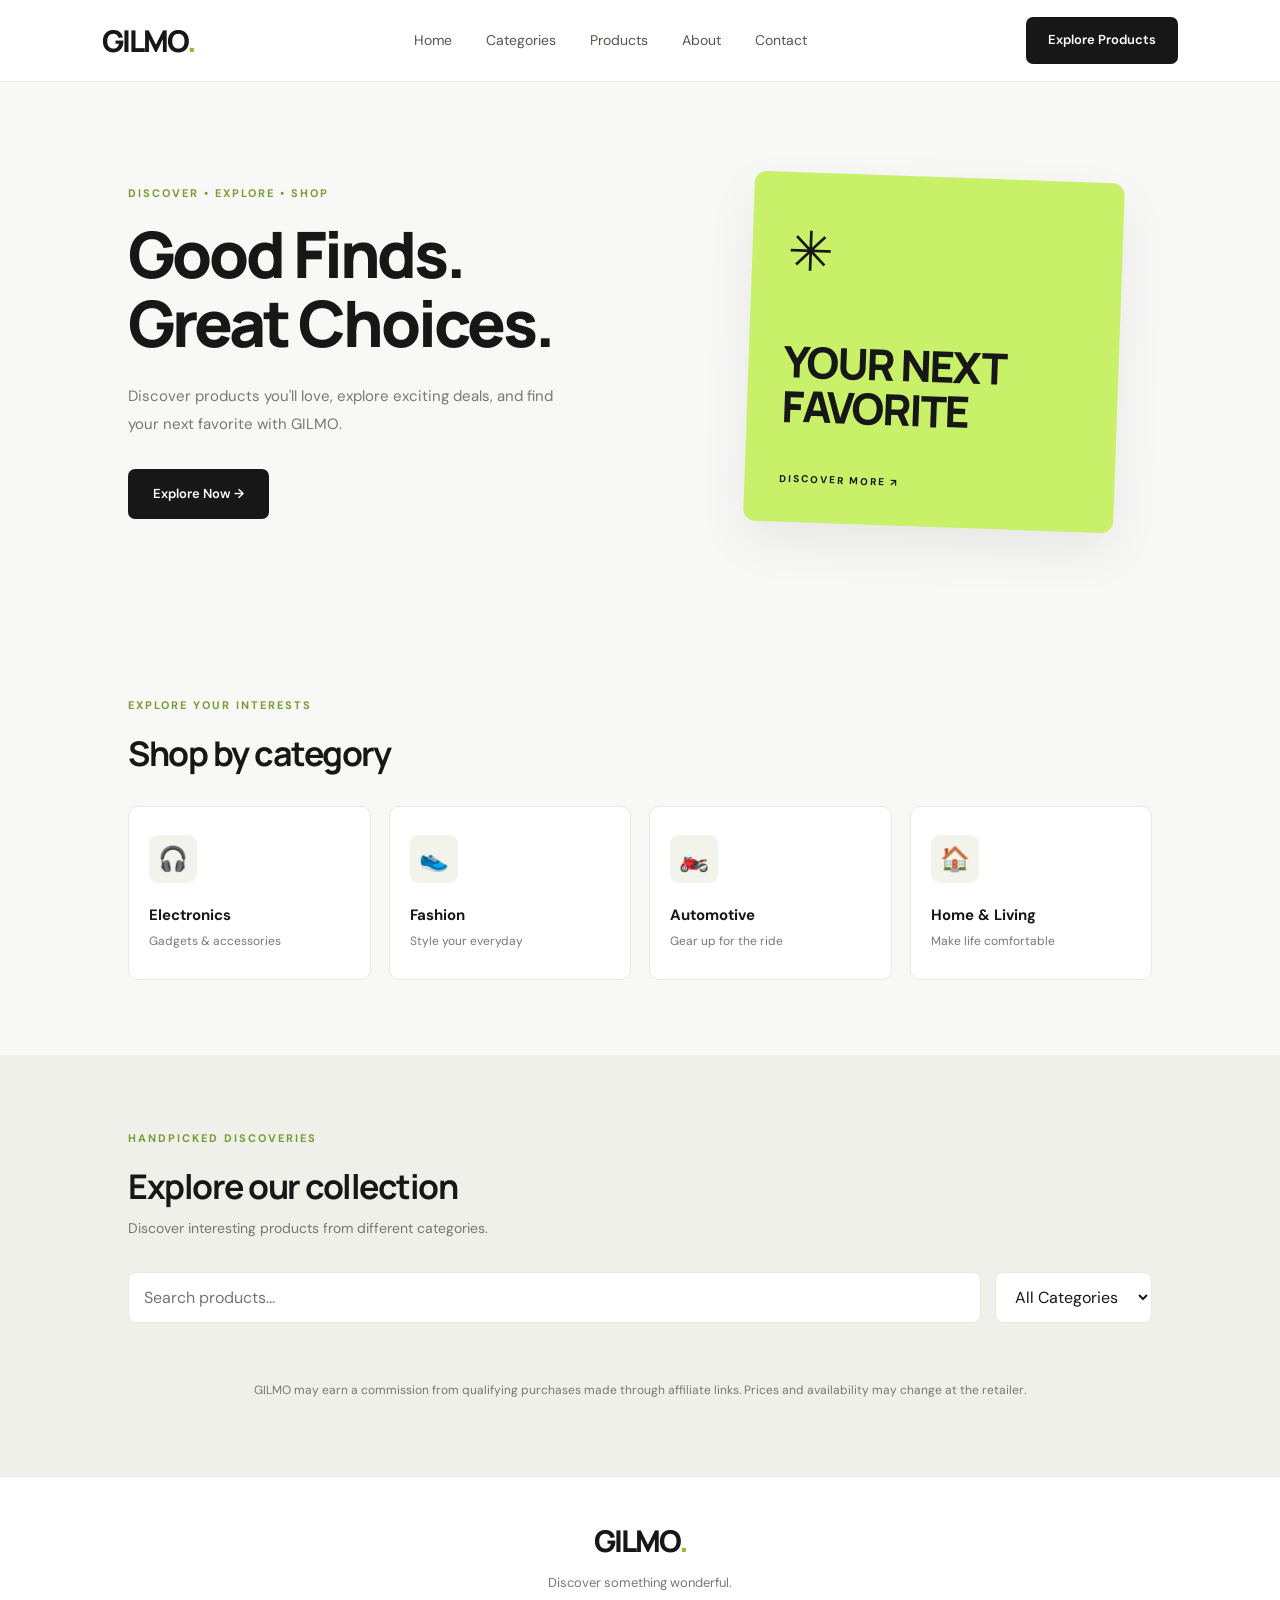
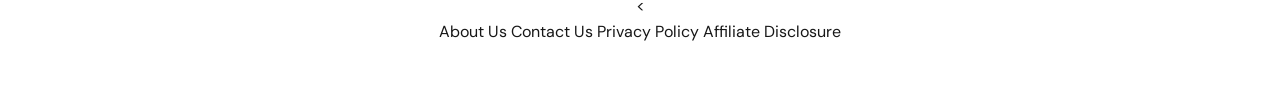
<file: index.html>
<!DOCTYPE html>
<html lang="en">
<head>
    <meta charset="UTF-8">
    <meta name="viewport" content="width=device-width, initial-scale=1.0">
    <title>GILMO | Discover Your Next Favorite</title>
    <link rel="stylesheet" href="style.css">
</head>
<body>

    <header class="navbar">
        <a href="#" class="logo">GILMO<span>.</span></a>

        <nav>
           <nav>
    <a href="#home">Home</a>
    <a href="#categories">Categories</a>
    <a href="#products">Products</a>
    <a href="about.html">About</a>
    <a href="contact.html">Contact</a>
</nav>
        </nav>

        <a href="#products" class="shop-btn">Explore Products</a>
    </header>

    <main>
        <section class="hero" id="home">
            <div class="hero-content">
                <p class="eyebrow">DISCOVER • EXPLORE • SHOP</p>

                <h1>Good Finds.<br>Great Choices.</h1>

                <p class="hero-description">
                    Discover products you'll love, explore exciting deals,
                    and find your next favorite with GILMO.
                </p>

                <a href="#products" class="primary-btn">
                    Explore Now →
                </a>
            </div>

            <div class="hero-visual">
                <div class="visual-card">
                    <span class="sparkle">✳</span>
                    <p>YOUR NEXT<br>FAVORITE</p>
                    <span class="visual-bottom">DISCOVER MORE ↗</span>
                </div>
            </div>
        </section>

        <section class="categories" id="categories">
            <div class="section-heading">
                <p class="eyebrow">EXPLORE YOUR INTERESTS</p>
                <h2>Shop by category</h2>
            </div>

            <div class="category-grid">
                <a href="#products" class="category-card">
                    <span>🎧</span>
                    <h3>Electronics</h3>
                    <p>Gadgets & accessories</p>
                </a>

                <a href="#products" class="category-card">
                    <span>👟</span>
                    <h3>Fashion</h3>
                    <p>Style your everyday</p>
                </a>

                <a href="#products" class="category-card">
                    <span>🏍️</span>
                    <h3>Automotive</h3>
                    <p>Gear up for the ride</p>
                </a>

                <a href="#products" class="category-card">
                    <span>🏠</span>
                    <h3>Home & Living</h3>
                    <p>Make life comfortable</p>
                </a>
            </div>
        </section>

        <section class="products" id="products">
    <div class="section-heading">
        <p class="eyebrow">HANDPICKED DISCOVERIES</p>
        <h2>Explore our collection</h2>
        <p>Discover interesting products from different categories.</p>
    </div>

    <div class="product-controls">
        <input
            type="search"
            id="searchInput"
            placeholder="Search products..."
            aria-label="Search products"
        >

        <select id="categoryFilter" aria-label="Filter by category">
            <option value="all">All Categories</option>
            <option value="electronics">Electronics</option>
            <option value="fashion">Fashion</option>
            <option value="automotive">Automotive</option>
            <option value="home">Home & Living</option>
        </select>
    </div>

    <div class="product-grid" id="productGrid"></div>

    <p id="noResults" class="no-results" hidden>
        No products found. Try another search.
    </p>

    <p class="affiliate-notice">
        GILMO may earn a commission from qualifying purchases made through
        affiliate links. Prices and availability may change at the retailer.
    </p>
</section>
        </main>

        <footer>
    <a href="index.html" class="logo">GILMO<span>.</span></a>

    <p>Discover something wonderful.</p>

    <<div class="footer-links">
    <a href="about.html">About Us</a>
    <a href="contact.html">Contact Us</a>
    <a href="privacy.html">Privacy Policy</a>
    <a href="disclosure.html">Affiliate Disclosure</a>
</div>
</file>
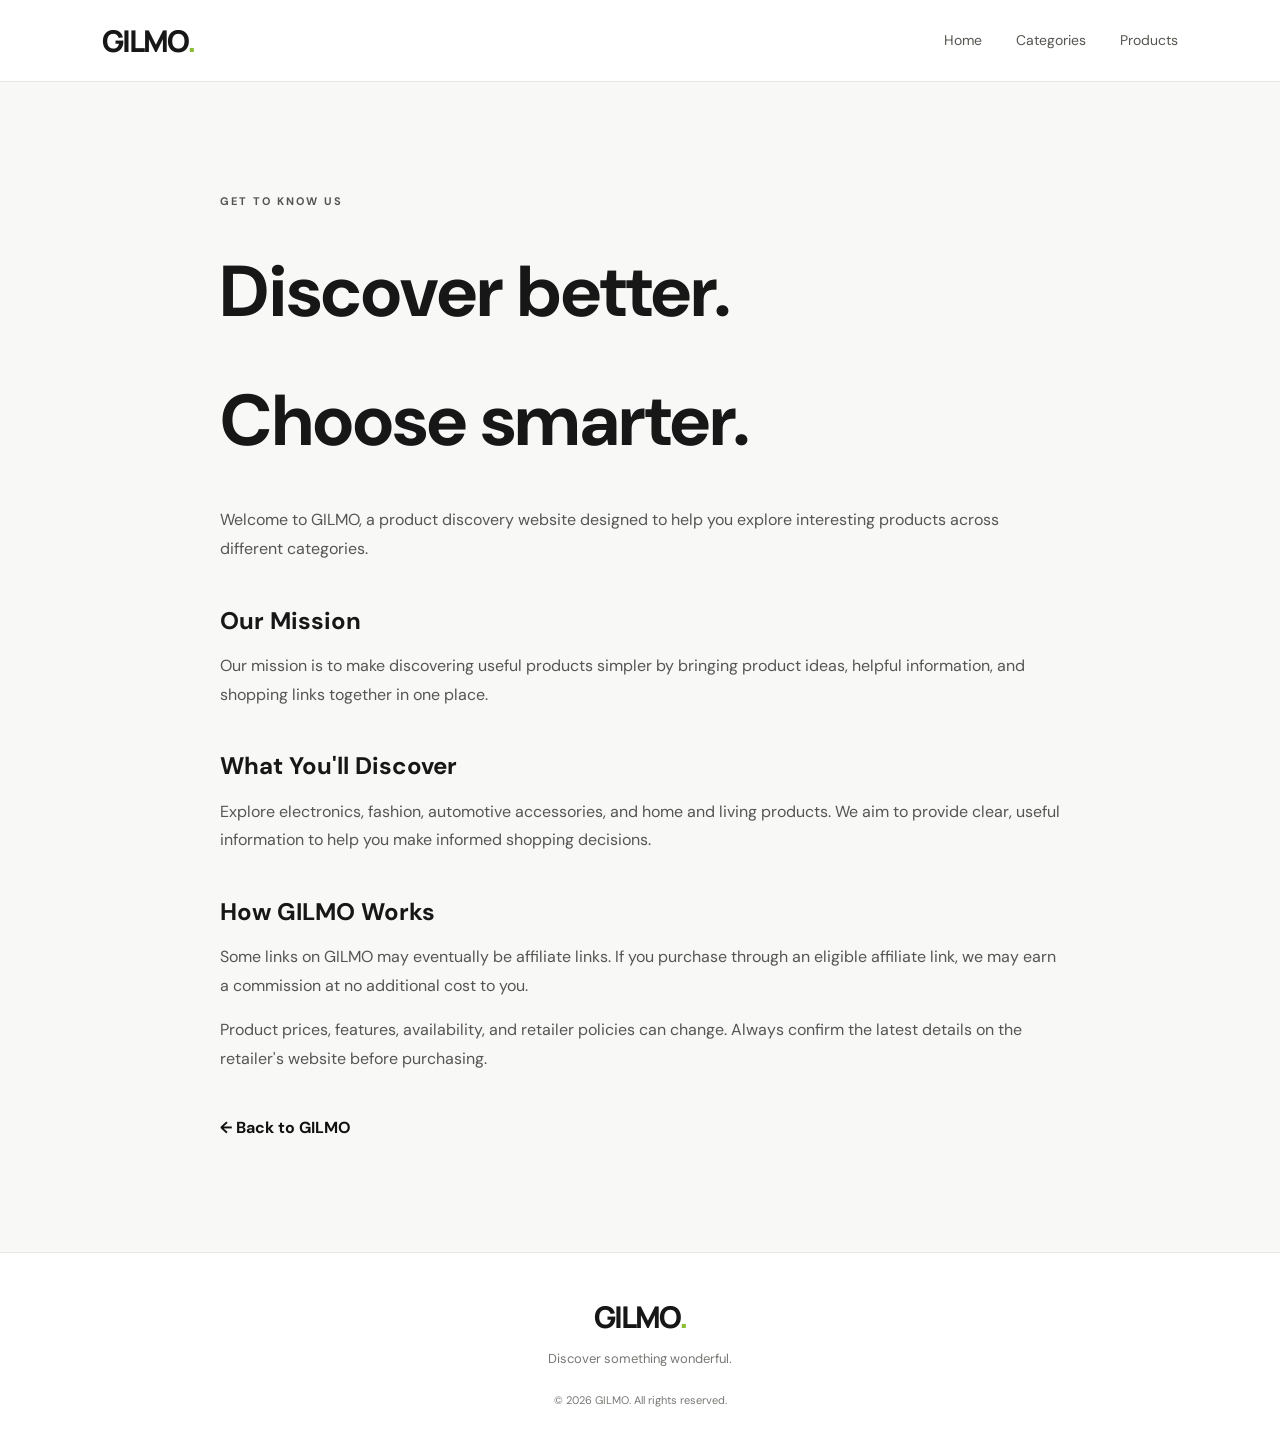
<file: about.html>
<!DOCTYPE html>
<html lang="en">
<head>
    <meta charset="UTF-8">
    <meta name="viewport" content="width=device-width, initial-scale=1.0">

    <title>About Us | GILMO</title>

    <link rel="stylesheet" href="style.css">

    <style>
        .about-page {
            max-width: 900px;
            margin: 80px auto;
            padding: 30px;
            line-height: 1.8;
        }

        .about-page h1 {
            font-size: clamp(2.5rem, 6vw, 4.5rem);
            margin-bottom: 20px;
        }

        .about-page h2 {
            margin-top: 35px;
            margin-bottom: 10px;
        }

        .about-page p {
            color: #555;
            margin-bottom: 15px;
        }

        .about-home {
            display: inline-block;
            margin-top: 25px;
            text-decoration: none;
            color: #111;
            font-weight: bold;
        }
    </style>
</head>

<body>

    <header class="navbar">
        <a href="index.html" class="logo">GILMO<span>.</span></a>

        <nav>
            <a href="index.html">Home</a>
            <a href="index.html#categories">Categories</a>
            <a href="index.html#products">Products</a>
        </nav>
    </header>

    <main class="about-page">

        <p class="eyebrow">GET TO KNOW US</p>

        <h1>Discover better.<br>Choose smarter.</h1>

        <p>
            Welcome to GILMO, a product discovery website designed
            to help you explore interesting products across different
            categories.
        </p>

        <h2>Our Mission</h2>

        <p>
            Our mission is to make discovering useful products simpler
            by bringing product ideas, helpful information, and shopping
            links together in one place.
        </p>

        <h2>What You'll Discover</h2>

        <p>
            Explore electronics, fashion, automotive accessories,
            and home and living products. We aim to provide clear,
            useful information to help you make informed shopping
            decisions.
        </p>

        <h2>How GILMO Works</h2>

        <p>
            Some links on GILMO may eventually be affiliate links.
            If you purchase through an eligible affiliate link, we
            may earn a commission at no additional cost to you.
        </p>

        <p>
            Product prices, features, availability, and retailer
            policies can change. Always confirm the latest details
            on the retailer's website before purchasing.
        </p>

        <a href="index.html" class="about-home">
            ← Back to GILMO
        </a>

    </main>

    <footer>
        <a href="index.html" class="logo">GILMO<span>.</span></a>
        <p>Discover something wonderful.</p>
        <p class="copyright">© 2026 GILMO. All rights reserved.</p>
    </footer>

</body>
</html>
</file>
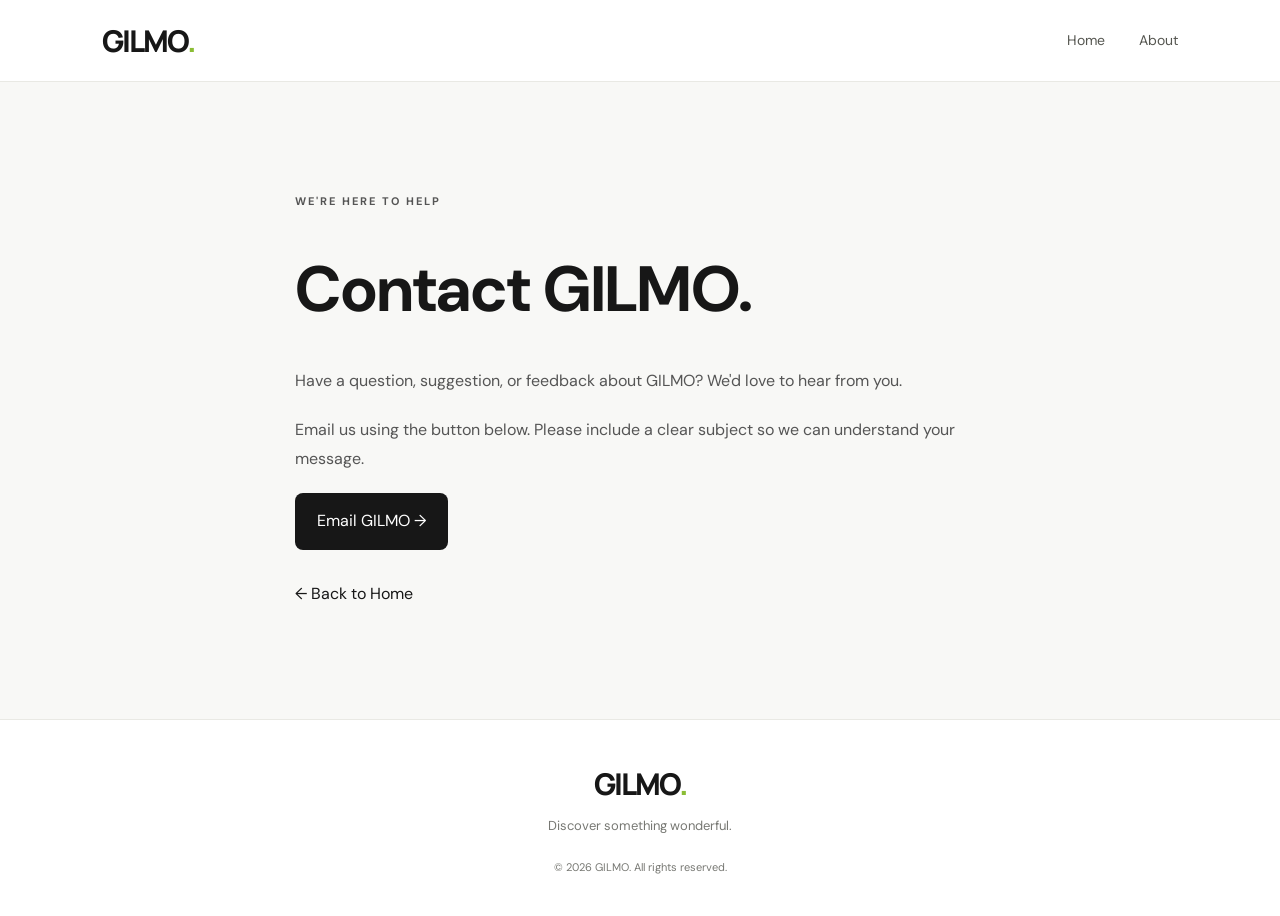
<file: contact.html>
<!DOCTYPE html>
<html lang="en">
<head>
    <meta charset="UTF-8">
    <meta name="viewport" content="width=device-width, initial-scale=1.0">
    <title>Contact Us | GILMO</title>
    <link rel="stylesheet" href="style.css">

    <style>
        .contact-page {
            max-width: 750px;
            margin: 80px auto;
            padding: 30px;
            line-height: 1.8;
        }

        .contact-page h1 {
            font-size: clamp(2.5rem, 6vw, 4rem);
            margin-bottom: 20px;
        }

        .contact-page p {
            color: #555;
            margin-bottom: 20px;
        }

        .contact-email {
            display: inline-block;
            padding: 14px 22px;
            background: #171717;
            color: white;
            text-decoration: none;
            border-radius: 8px;
        }

        .back-link {
            display: block;
            margin-top: 30px;
            color: #171717;
        }
    </style>
</head>

<body>
    <header class="navbar">
        <a href="index.html" class="logo">GILMO<span>.</span></a>
        <nav>
            <a href="index.html">Home</a>
            <a href="about.html">About</a>
        </nav>
    </header>

    <main class="contact-page">
        <p class="eyebrow">WE'RE HERE TO HELP</p>
        <h1>Contact GILMO.</h1>

        <p>
            Have a question, suggestion, or feedback about GILMO?
            We'd love to hear from you.
        </p>

        <p>
            Email us using the button below. Please include a clear
            subject so we can understand your message.
        </p>

        <a class="contact-email"
           href="mailto:your-ragav9743@gmail.com?subject=GILMO%20Enquiry">
            Email GILMO →
        </a>

        <a class="back-link" href="index.html">← Back to Home</a>
    </main>

    <footer>
        <a href="index.html" class="logo">GILMO<span>.</span></a>
        <p>Discover something wonderful.</p>
        <p class="copyright">© 2026 GILMO. All rights reserved.</p>
    </footer>
</body>
</html>
</file>
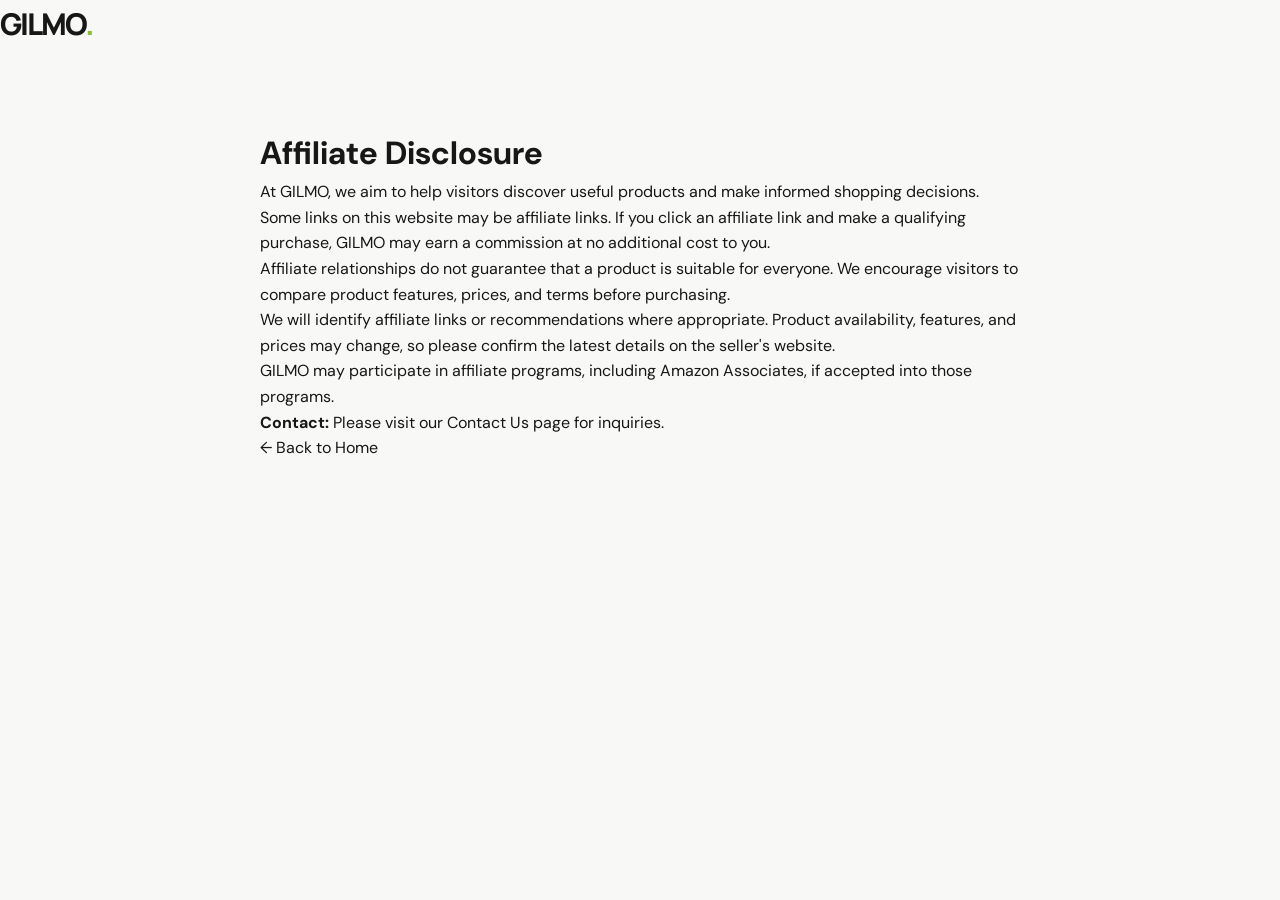
<file: disclosure.html>
<!DOCTYPE html>
<html lang="en">
<head>
    <meta charset="UTF-8">
    <meta name="viewport" content="width=device-width, initial-scale=1.0">
    <title>Affiliate Disclosure | GILMO</title>
    <link rel="stylesheet" href="style.css">
</head>
<body>

    <header>
        <a href="index.html" class="logo">GILMO<span>.</span></a>
    </header>

    <main class="container" style="max-width: 800px; margin: 60px auto; padding: 20px;">
        <h1>Affiliate Disclosure</h1>

        <p>At GILMO, we aim to help visitors discover useful products and make informed shopping decisions.</p>

        <p>Some links on this website may be affiliate links. If you click an affiliate link and make a qualifying purchase, GILMO may earn a commission at no additional cost to you.</p>

        <p>Affiliate relationships do not guarantee that a product is suitable for everyone. We encourage visitors to compare product features, prices, and terms before purchasing.</p>

        <p>We will identify affiliate links or recommendations where appropriate. Product availability, features, and prices may change, so please confirm the latest details on the seller's website.</p>

        <p>GILMO may participate in affiliate programs, including Amazon Associates, if accepted into those programs.</p>

        <p><strong>Contact:</strong> Please visit our <a href="contact.html">Contact Us</a> page for inquiries.</p>

        <p><a href="index.html">← Back to Home</a></p>
    </main>

</body>
</html>
</file>
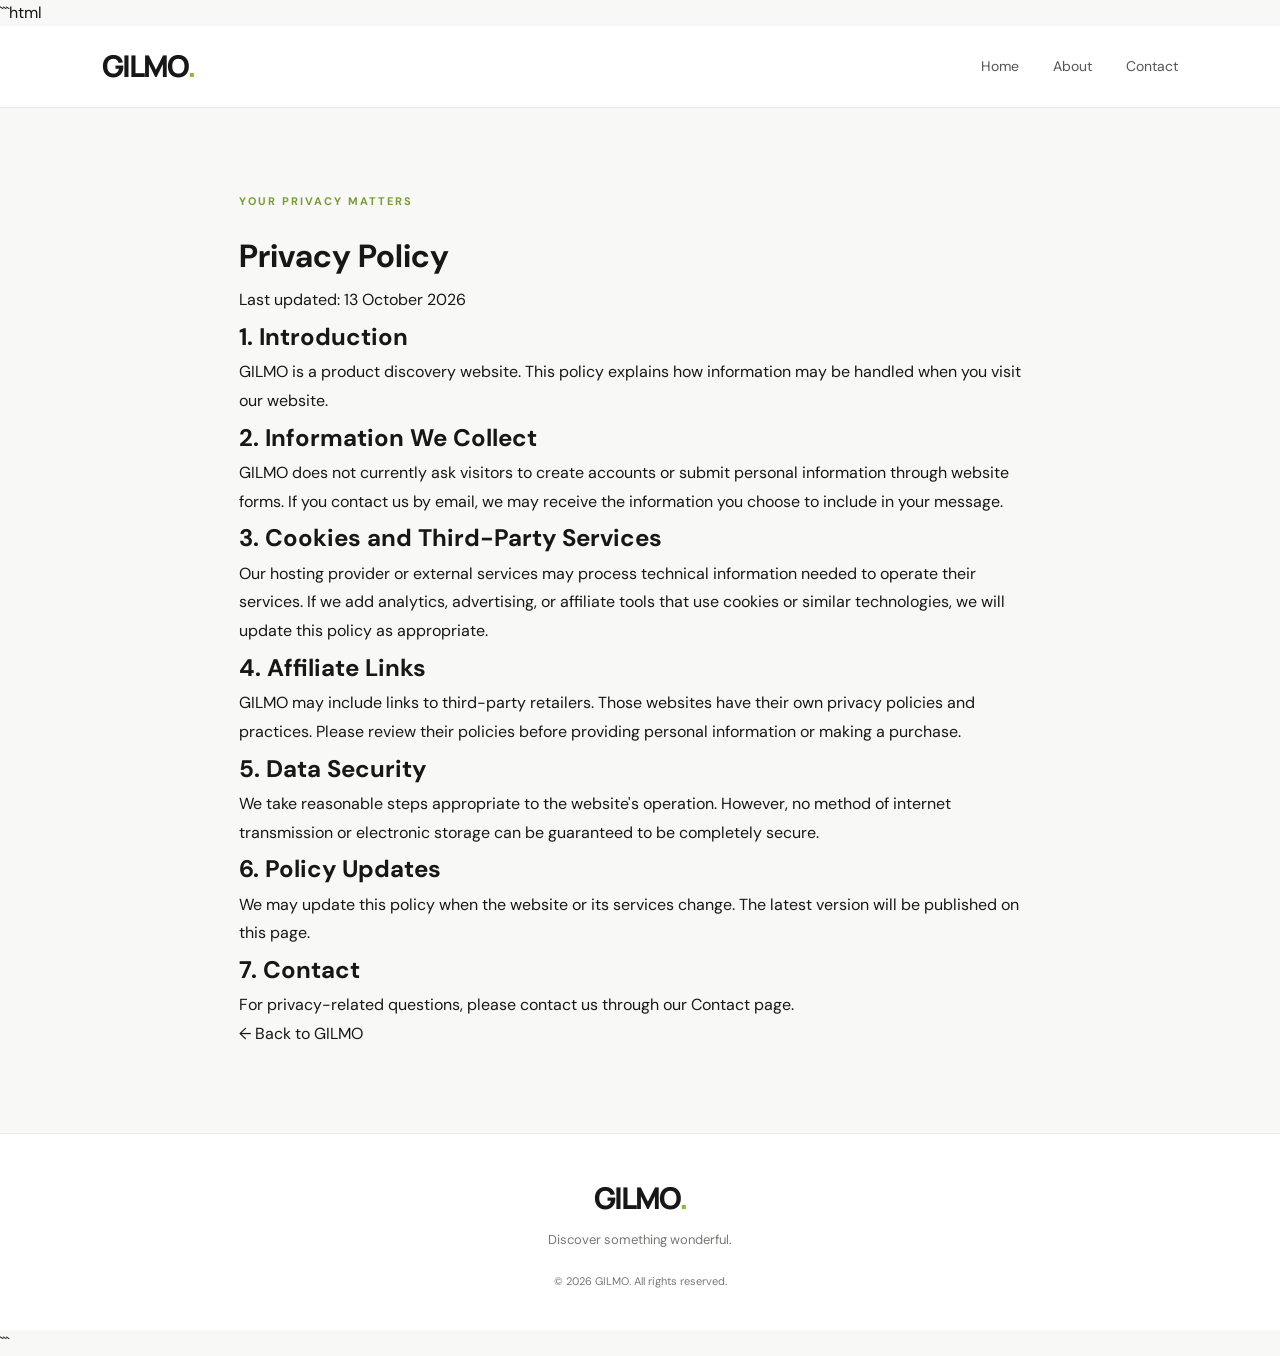
<file: privacy.html>
```html
<!DOCTYPE html>
<html lang="en">
<head>
    <meta charset="UTF-8">
    <meta name="viewport" content="width=device-width, initial-scale=1.0">
    <title>Privacy Policy | GILMO</title>
    <link rel="stylesheet" href="style.css">
</head>
<body>
    <header class="navbar">
        <a href="index.html" class="logo">GILMO<span>.</span></a>
        <nav>
            <a href="index.html">Home</a>
            <a href="about.html">About</a>
            <a href="contact.html">Contact</a>
        </nav>
    </header>

    <main style="max-width: 850px; margin: 60px auto; padding: 24px; line-height: 1.8;">
        <p class="eyebrow">YOUR PRIVACY MATTERS</p>
        <h1>Privacy Policy</h1>
        <p>Last updated: 13 October 2026</p>

        <h2>1. Introduction</h2>
        <p>GILMO is a product discovery website. This policy explains how information may be handled when you visit our website.</p>

        <h2>2. Information We Collect</h2>
        <p>GILMO does not currently ask visitors to create accounts or submit personal information through website forms. If you contact us by email, we may receive the information you choose to include in your message.</p>

        <h2>3. Cookies and Third-Party Services</h2>
        <p>Our hosting provider or external services may process technical information needed to operate their services. If we add analytics, advertising, or affiliate tools that use cookies or similar technologies, we will update this policy as appropriate.</p>

        <h2>4. Affiliate Links</h2>
        <p>GILMO may include links to third-party retailers. Those websites have their own privacy policies and practices. Please review their policies before providing personal information or making a purchase.</p>

        <h2>5. Data Security</h2>
        <p>We take reasonable steps appropriate to the website's operation. However, no method of internet transmission or electronic storage can be guaranteed to be completely secure.</p>

        <h2>6. Policy Updates</h2>
        <p>We may update this policy when the website or its services change. The latest version will be published on this page.</p>

        <h2>7. Contact</h2>
        <p>For privacy-related questions, please contact us through our <a href="contact.html">Contact page</a>.</p>

        <p><a href="index.html">← Back to GILMO</a></p>
    </main>

    <footer>
        <a href="index.html" class="logo">GILMO<span>.</span></a>
        <p>Discover something wonderful.</p>
        <p class="copyright">© 2026 GILMO. All rights reserved.</p>
    </footer>
</body>
</html>
```
</file>
<file: style.css>
@import url('https://fonts.googleapis.com/css2?family=DM+Sans:wght@400;500;600;700&family=Manrope:wght@400;500;600;700;800&display=swap');

:root {
    --background: #f8f8f6;
    --white: #ffffff;
    --black: #171717;
    --muted: #777873;
    --accent: #c8f169;
    --border: #e9e9e4;
}

* {
    margin: 0;
    padding: 0;
    box-sizing: border-box;
}

html {
    scroll-behavior: smooth;
}

body {
    font-family: 'DM Sans', sans-serif;
    background: var(--background);
    color: var(--black);
    line-height: 1.6;
}

a {
    text-decoration: none;
    color: inherit;
}

.navbar {
    height: 82px;
    padding: 0 8%;
    display: flex;
    justify-content: space-between;
    align-items: center;
    background: var(--white);
    border-bottom: 1px solid var(--border);
}

.logo {
    font-family: 'Manrope', sans-serif;
    font-size: 30px;
    font-weight: 800;
    letter-spacing: -2px;
}

.logo span {
    color: #8bbd35;
}

nav {
    display: flex;
    gap: 34px;
}

nav a {
    font-size: 14px;
    color: #555650;
    transition: color 0.2s;
}

nav a:hover {
    color: #719c24;
}

.shop-btn,
.primary-btn {
    display: inline-block;
    background: var(--black);
    color: var(--white);
    padding: 13px 22px;
    border-radius: 7px;
    font-size: 13px;
    font-weight: 600;
    transition: transform 0.2s, background 0.2s;
}

.shop-btn:hover,
.primary-btn:hover {
    transform: translateY(-2px);
    background: #343434;
}

.hero {
    padding: 95px 10%;
    min-height: 490px;
    display: grid;
    grid-template-columns: 1.1fr 0.9fr;
    align-items: center;
    gap: 55px;
}

.eyebrow {
    font-size: 11px;
    font-weight: 700;
    letter-spacing: 2px;
    color: #789c35;
    margin-bottom: 17px;
}

.hero h1 {
    font-family: 'Manrope', sans-serif;
    font-size: clamp(44px, 5vw, 68px);
    line-height: 1.08;
    letter-spacing: -3px;
    font-weight: 800;
}

.hero-description {
    max-width: 430px;
    margin: 24px 0 30px;
    color: var(--muted);
    font-size: 15px;
    line-height: 1.9;
}

.primary-btn {
    padding: 15px 25px;
}

.hero-visual {
    display: flex;
    justify-content: center;
    align-items: center;
}

.visual-card {
    width: 100%;
    max-width: 370px;
    height: 350px;
    background: var(--accent);
    border-radius: 12px;
    padding: 35px;
    display: flex;
    flex-direction: column;
    justify-content: space-between;
    transform: rotate(2deg);
    box-shadow: 0 20px 50px rgba(0, 0, 0, 0.07);
}

.sparkle {
    font-size: 55px;
}

.visual-card p {
    font-family: 'Manrope', sans-serif;
    font-size: 43px;
    font-weight: 800;
    line-height: 1.05;
    letter-spacing: -2px;
}

.visual-bottom {
    font-size: 10px;
    font-weight: 700;
    letter-spacing: 2px;
}

.categories,
.products {
    padding: 75px 10%;
}

.section-heading {
    margin-bottom: 32px;
}

.section-heading h2 {
    font-family: 'Manrope', sans-serif;
    font-size: 34px;
    letter-spacing: -1.5px;
    line-height: 1.25;
}

.section-heading > p:last-child {
    margin-top: 10px;
    color: var(--muted);
    font-size: 14px;
}

.category-grid {
    display: grid;
    grid-template-columns: repeat(4, minmax(0, 1fr));
    gap: 18px;
}

.category-card {
    background: var(--white);
    padding: 28px 20px;
    border: 1px solid var(--border);
    border-radius: 10px;
    transition: transform 0.2s, box-shadow 0.2s;
}

.category-card:hover {
    transform: translateY(-5px);
    box-shadow: 0 12px 30px rgba(0, 0, 0, 0.05);
}

.category-card > span {
    display: inline-flex;
    width: 48px;
    height: 48px;
    justify-content: center;
    align-items: center;
    background: #f2f4ec;
    border-radius: 9px;
    font-size: 24px;
    margin-bottom: 20px;
}

.category-card h3 {
    font-size: 15px;
    margin-bottom: 5px;
}

.category-card p {
    font-size: 12px;
    color: var(--muted);
}

.products {
    background: #f0f0eb;
}

.empty-products {
    min-height: 220px;
    display: flex;
    flex-direction: column;
    justify-content: center;
    align-items: center;
    text-align: center;
    background: var(--white);
    border: 1px solid var(--border);
    border-radius: 12px;
    padding: 30px;
}

.empty-products > span {
    font-size: 30px;
    color: #88ad3e;
    margin-bottom: 12px;
}

.empty-products h3 {
    font-family: 'Manrope', sans-serif;
    font-size: 20px;
}

.empty-products p {
    margin-top: 8px;
    color: var(--muted);
    font-size: 13px;
}

footer {
    padding: 40px 10%;
    text-align: center;
    background: var(--white);
    border-top: 1px solid var(--border);
}

footer .logo {
    display: inline-block;
    margin-bottom: 8px;
}

footer p {
    font-size: 13px;
    color: var(--muted);
}

footer .copyright {
    margin-top: 22px;
    font-size: 11px;
}

@media (max-width: 900px) {
    .navbar {
        padding: 0 5%;
    }

    .hero {
        padding: 70px 7%;
        gap: 30px;
    }

    .categories,
    .products {
        padding: 60px 7%;
    }

    .category-grid {
        grid-template-columns: repeat(2, minmax(0, 1fr));
    }
}

@media (max-width: 600px) {
    .navbar {
        height: auto;
        min-height: 75px;
        padding: 15px 5%;
        flex-wrap: wrap;
        gap: 15px;
    }

    .logo {
        font-size: 26px;
    }

    nav {
        order: 3;
        width: 100%;
        justify-content: space-between;
        gap: 10px;
    }

    nav a {
        font-size: 12px;
    }

    .shop-btn {
        padding: 10px 12px;
        font-size: 11px;
    }

    .hero {
        grid-template-columns: 1fr;
        padding: 65px 7%;
        gap: 40px;
    }

    .hero h1 {
        font-size: 48px;
    }

    .visual-card {
        max-width: 100%;
        height: 290px;
    }

    .visual-card p {
        font-size: 38px;
    }

    .categories,
    .products {
        padding: 55px 6%;
    }

    .section-heading h2 {
        font-size: 28px;
    }

    .category-grid {
        gap: 12px;
    }

    .category-card {
        padding: 20px 14px;
    }

    .category-card h3 {
        font-size: 13px;
    }

    .category-card p {
        font-size: 11px;
    }
}/* GILMO product controls */

.product-controls {
    display: flex;
    gap: 14px;
    margin-bottom: 28px;
}

.product-controls input,
.product-controls select {
    min-height: 48px;
    padding: 12px 15px;
    border: 1px solid var(--border);
    border-radius: 8px;
    background: white;
    color: var(--black);
    font: inherit;
}

.product-controls input {
    flex: 1;
    min-width: 0;
}

.product-controls select {
    max-width: 220px;
}

.product-grid {
    display: grid;
    grid-template-columns: repeat(4, minmax(0, 1fr));
    gap: 20px;
}

.product-card {
    overflow: hidden;
    background: white;
    border: 1px solid var(--border);
    border-radius: 12px;
    transition: transform 0.2s, box-shadow 0.2s;
}

.product-card:hover {
    transform: translateY(-4px);
    box-shadow: 0 12px 28px rgba(0, 0, 0, 0.07);
}

.product-image {
    display: grid;
    place-items: center;
    height: 175px;
    background: #f0f0eb;
    font-size: 65px;
}

.product-info {
    padding: 18px;
}

.product-category {
    color: #789c35;
    font-size: 11px;
    font-weight: 700;
    text-transform: uppercase;
    letter-spacing: 1px;
}

.product-info h3 {
    margin: 8px 0;
    font-size: 16px;
}

.product-description {
    min-height: 40px;
    color: var(--muted);
    font-size: 12px;
}

.product-price {
    margin: 12px 0;
    font-size: 19px;
    font-weight: 700;
}

.buy-button {
    display: block;
    width: 100%;
    padding: 12px;
    border: 0;
    border-radius: 7px;
    background: var(--black);
    color: white;
    font: inherit;
    font-size: 13px;
    font-weight: 600;
    text-align: center;
    cursor: pointer;
}

.buy-button:hover {
    background: #343434;
}

.no-results {
    padding: 30px;
    text-align: center;
    color: var(--muted);
}

.affiliate-notice {
    margin-top: 30px;
    color: var(--muted);
    font-size: 12px;
    text-align: center;
}

@media (max-width: 900px) {
    .product-grid {
        grid-template-columns: repeat(2, minmax(0, 1fr));
    }
}

@media (max-width: 500px) {
    .product-controls {
        flex-direction: column;
    }

    .product-controls select {
        max-width: none;
    }

    .product-grid {
        gap: 12px;
    }

    .product-image {
        height: 125px;
        font-size: 48px;
    }

    .product-info {
        padding: 12px;
    }

    .product-info h3 {
        font-size: 14px;
    }
}
</file>
